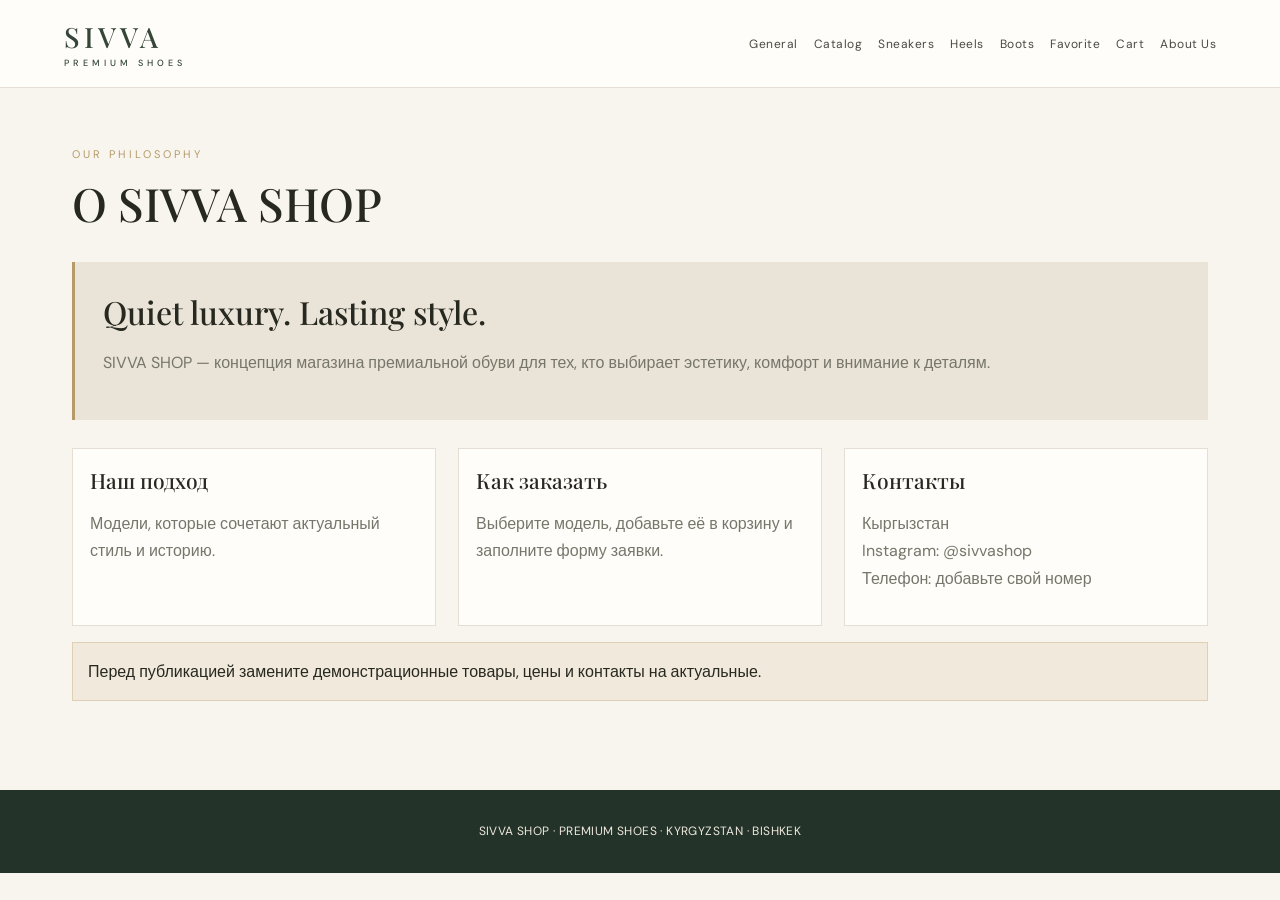
<file: about.html>
<!DOCTYPE html>
<html lang="ru">
<head>
  <meta charset="UTF-8">
  <meta name="viewport" content="width=device-width, initial-scale=1.0">
  <title> O магазине | SIVVA SHOP</title>
  <link rel="stylesheet" href="style.css">
</head>
<body data-page="about">

<header>
  <a class="logo" href="index.html">SIVVA<small>PREMIUM SHOES</small></a>
  <nav>
    <a href="index.html">General</a>
    <a href="catalog.html">Catalog</a>
    <a href="sneakers.html">Sneakers</a>
    <a href="heels.html">Heels</a>
    <a href="boots.html">Boots</a>
    <a href="favorites.html">Favorite</a>
    <a href="cart.html">Cart</a>
    <a href="about.html">About Us</a>
  </nav>
</header>

<section class="section">
  <p class="eyebrow">Our philosophy</p>
  <h1>О SIVVA SHOP</h1>

  <div class="banner">
    <h2>Quiet luxury. Lasting style.</h2>
    <p class="muted">
      SIVVA SHOP — концепция магазина премиальной обуви
      для тех, кто выбирает эстетику, комфорт и внимание к деталям.
    </p>
  </div>

  <div class="grid">
    <div class="product-card">
      <div class="product-info">
        <h3>Наш подход</h3>
        <p class="muted">
          Модели, которые сочетают актуальный стиль
          и историю.
        </p>
      </div>
    </div>

    <div class="product-card">
      <div class="product-info">
        <h3>Как заказать</h3>
        <p class="muted">
          Выберите модель, добавьте её в корзину
          и заполните форму заявки.
        </p>
      </div>
    </div>

    <div class="product-card">
      <div class="product-info">
        <h3>Контакты</h3>
        <p class="muted">
          Кыргызстан<br>
          Instagram: @sivvashop<br>
          Телефон: добавьте свой номер
        </p>
      </div>
    </div>
  </div>

  <p class="notice">
    Перед публикацией замените демонстрационные товары,
    цены и контакты на актуальные.
  </p>
</section>

<footer>SIVVA SHOP · PREMIUM SHOES · KYRGYZSTAN · BISHKEK</footer>
<script src="script.js"></script>
</body>
</html>
</file>
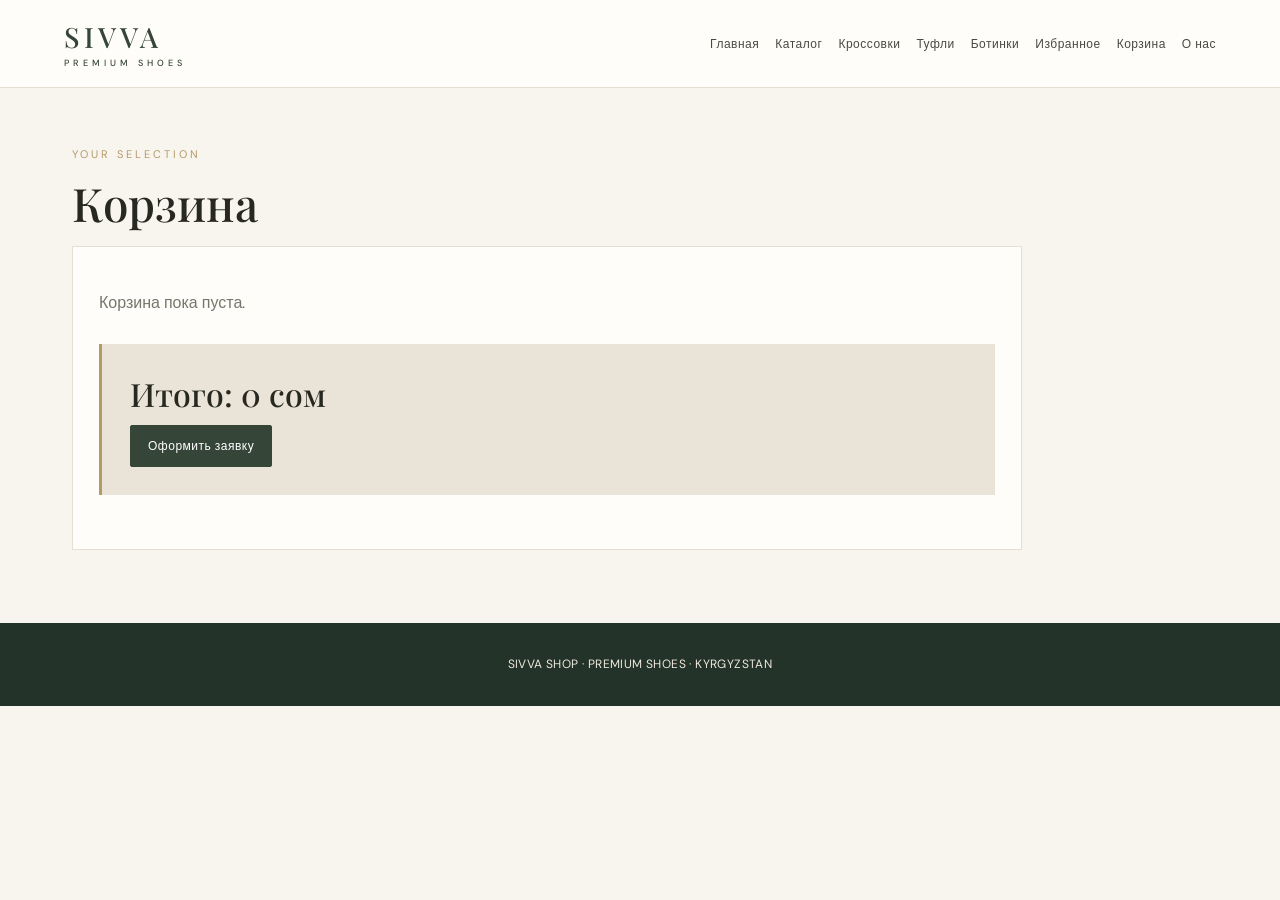
<file: cart.html>
<!DOCTYPE html>
<html lang="ru">
<head>
  <meta charset="UTF-8">
  <meta name="viewport" content="width=device-width, initial-scale=1.0">
  <title>Корзина | SIVVA SHOP</title>
  <link rel="stylesheet" href="style.css">
</head>
<body data-page="cart">

<header>
  <a class="logo" href="index.html">SIVVA<small>PREMIUM SHOES</small></a>
  <nav>
    <a href="index.html">Главная</a>
    <a href="catalog.html">Каталог</a>
    <a href="sneakers.html">Кроссовки</a>
    <a href="heels.html">Туфли</a>
    <a href="boots.html">Ботинки</a>
    <a href="favorites.html">Избранное</a>
    <a href="cart.html">Корзина</a>
    <a href="about.html">О нас</a>
  </nav>
</header>

<section class="section">
  <p class="eyebrow">Your selection</p>
  <h1>Корзина</h1>

  <div class="form-box" style="max-width: 950px;">
    <div id="cartItems"></div>

    <div class="banner">
      <h2>Итого: <span id="cartTotal">0 сом</span></h2>
      <a class="button" href="order.html">Оформить заявку</a>
    </div>
  </div>
</section>

<footer>SIVVA SHOP · PREMIUM SHOES · KYRGYZSTAN</footer>
<script src="script.js"></script>
</body>
</html>
</file>
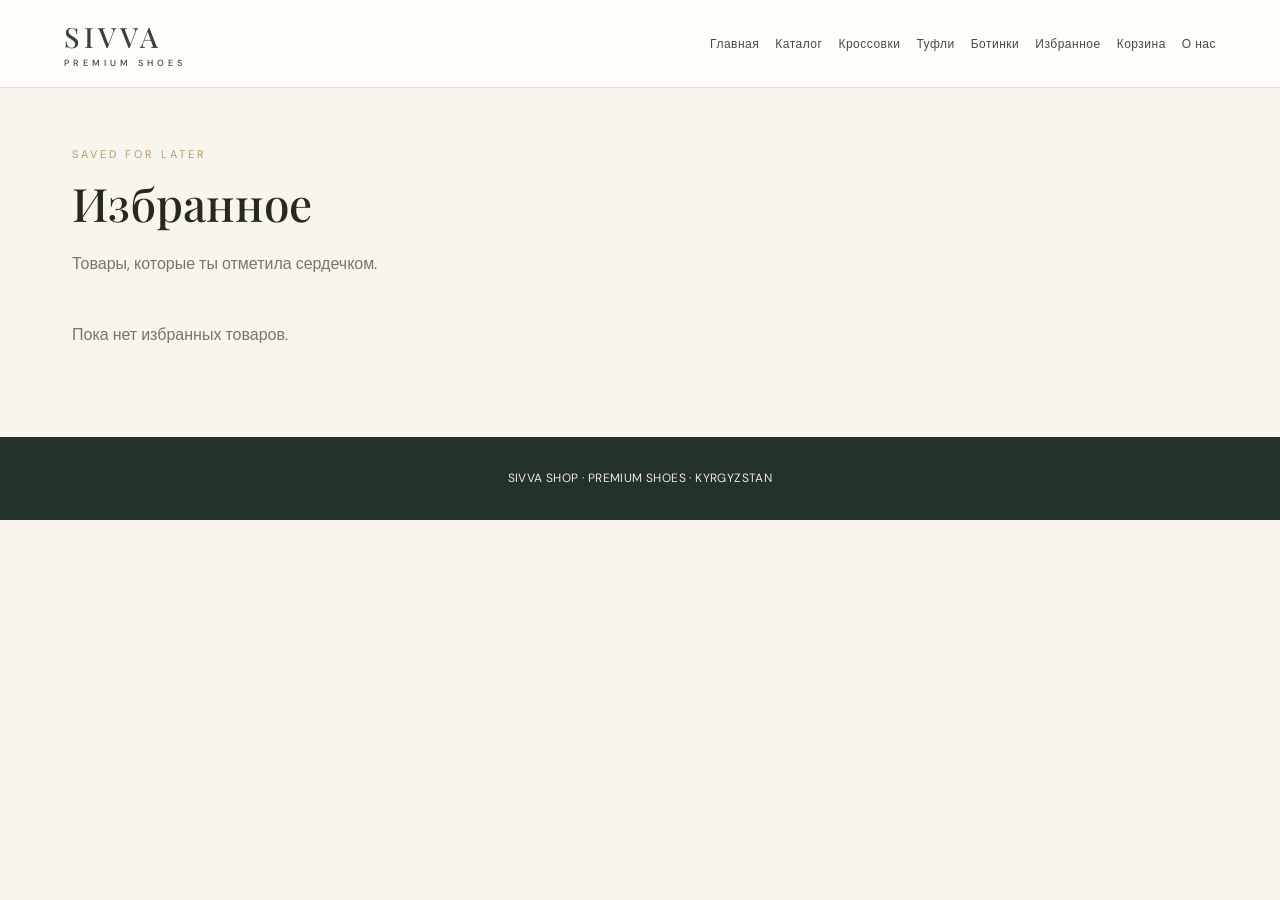
<file: favorites.html>
<!DOCTYPE html>
<html lang="ru">
<head>
  <meta charset="UTF-8">
  <meta name="viewport" content="width=device-width, initial-scale=1.0">
  <title>Избранное | SIVVA SHOP</title>
  <link rel="stylesheet" href="style.css">
</head>
<body data-page="favorites">

<header>
  <a class="logo" href="index.html">SIVVA<small>PREMIUM SHOES</small></a>
  <nav>
    <a href="index.html">Главная</a>
    <a href="catalog.html">Каталог</a>
    <a href="sneakers.html">Кроссовки</a>
    <a href="heels.html">Туфли</a>
    <a href="boots.html">Ботинки</a>
    <a href="favorites.html">Избранное</a>
    <a href="cart.html">Корзина</a>
    <a href="about.html">О нас</a>
  </nav>
</header>

<section class="section">
  <p class="eyebrow">Saved for later</p>
  <h1>Избранное</h1>
  <p class="muted section-intro">
    Товары, которые ты отметила сердечком.
  </p>
  <div id="productList" class="grid"></div>
</section>

<footer>SIVVA SHOP · PREMIUM SHOES · KYRGYZSTAN</footer>
<script src="script.js"></script>
</body>
</html>
</file>
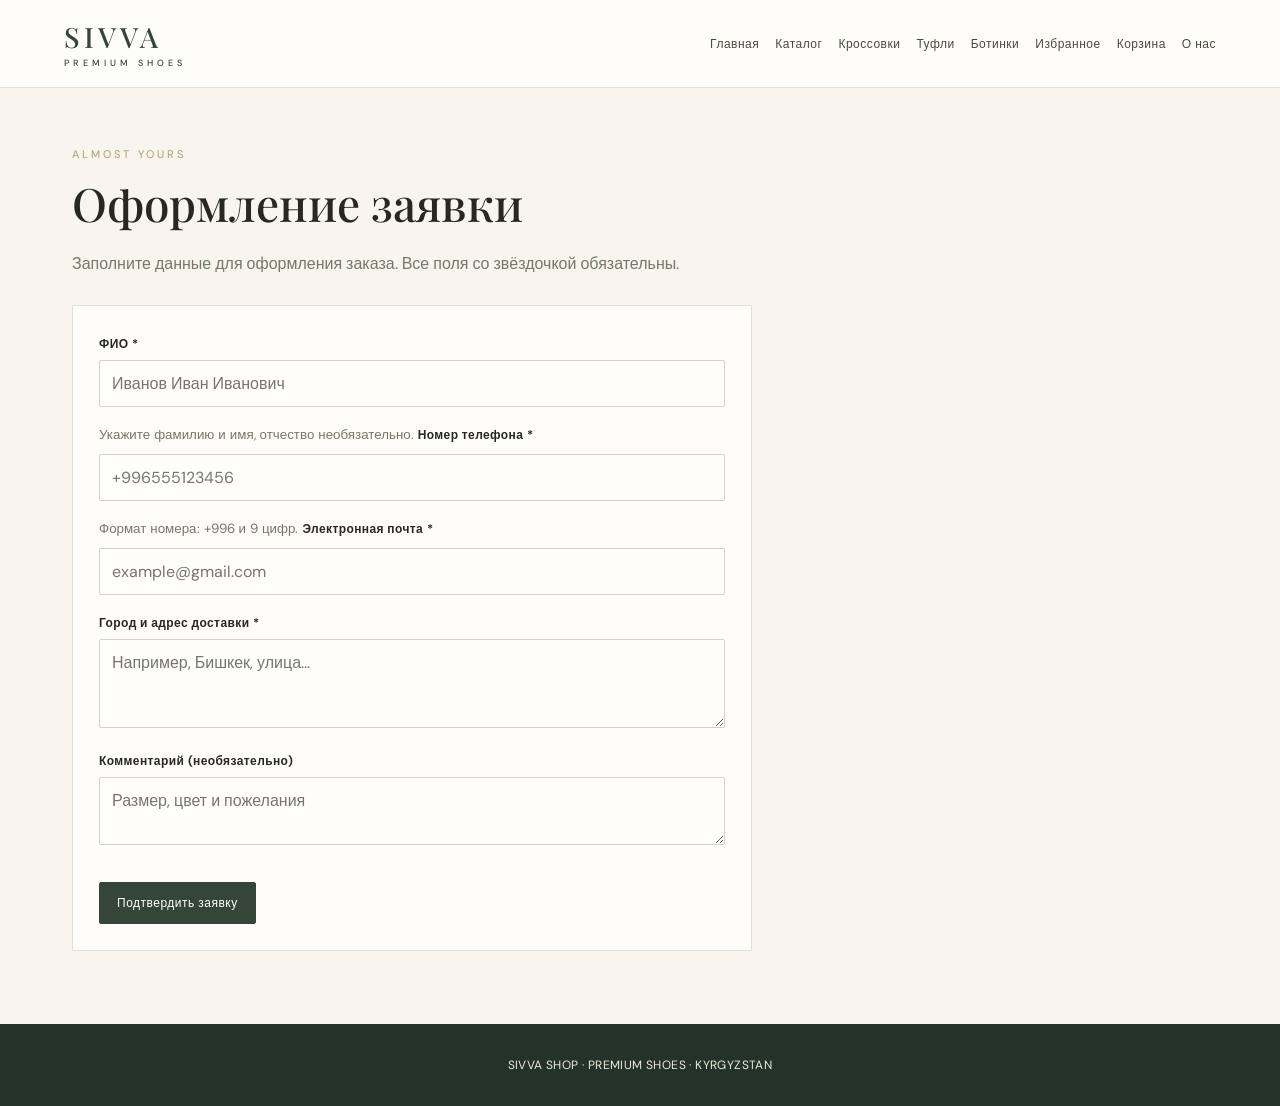
<file: order.html>
<!DOCTYPE html>
<html lang="ru">
<head>
  <meta charset="UTF-8">
  <meta name="viewport" content="width=device-width, initial-scale=1.0">
  <title>Оформление заявки | SIVVA SHOP</title>
  <link rel="stylesheet" href="style.css">
</head>

<body data-page="order">

<header>
  <a class="logo" href="index.html">
    SIVVA
    <small>PREMIUM SHOES</small>
  </a>

  <nav>
    <a href="index.html">Главная</a>
    <a href="catalog.html">Каталог</a>
    <a href="sneakers.html">Кроссовки</a>
    <a href="heels.html">Туфли</a>
    <a href="boots.html">Ботинки</a>
    <a href="favorites.html">Избранное</a>
    <a href="cart.html">Корзина</a>
    <a href="about.html">О нас</a>
  </nav>
</header>

<section class="section">

  <p class="eyebrow">Almost yours</p>

  <h1>Оформление заявки</h1>

  <p class="muted section-intro">
    Заполните данные для оформления заказа.
    Все поля со звёздочкой обязательны.
  </p>

  <form id="orderForm" class="form-box">

    <!-- ФИО -->
    <label for="customerName">ФИО *</label>
    <input
      id="customerName"
      name="name"
      type="text"
      placeholder="Иванов Иван Иванович"
      autocomplete="name"
      required
    >

    <small class="muted">
      Укажите фамилию и имя, отчество необязательно.
    </small>

    <!-- Телефон -->
    <label for="customerPhone">Номер телефона *</label>
    <input
      id="customerPhone"
      name="phone"
      type="tel"
      placeholder="+996555123456"
      autocomplete="tel"
      required
    >

    <small class="muted">
      Формат номера: +996 и 9 цифр.
    </small>

    <!-- Электронная почта -->
    <label for="customerEmail">Электронная почта *</label>
    <input
      id="customerEmail"
      name="email"
      type="email"
      placeholder="example@gmail.com"
      autocomplete="email"
      required
    >

    <!-- Адрес доставки -->
    <label for="customerAddress">
      Город и адрес доставки *
    </label>

    <textarea
      id="customerAddress"
      name="address"
      rows="3"
      placeholder="Например, Бишкек, улица..."
      autocomplete="street-address"
      required
    ></textarea>

    <!-- Комментарий -->
    <label for="customerComment">
      Комментарий (необязательно)
    </label>

    <textarea
      id="customerComment"
      name="comment"
      rows="2"
      placeholder="Размер, цвет и пожелания"
    ></textarea>

    <!-- Сообщение об ошибке или результате -->
    <p
      id="orderMessage"
      class="muted"
      role="status"
      aria-live="polite"
    ></p>

    <button type="submit">
      Подтвердить заявку
    </button>

  </form>
</section>

<footer>
  SIVVA SHOP · PREMIUM SHOES · KYRGYZSTAN
</footer>

<script src="script.js"></script>

</body>
</html>
</file>
<file: style.css>
@import url('https://fonts.googleapis.com/css2?family=DM+Sans:wght@400;500;600;700&family=Playfair+Display:wght@400;500;600;700&display=swap');

:root {
  --cream: #f8f5ef;
  --white: #fffdf9;
  --beige: #e8dece;
  --olive: #354638;
  --dark-green: #243329;
  --gold: #b59a68;
  --text: #272820;
  --muted: #77766b;
  --line: #e5ded2;
}

* {
  box-sizing: border-box;
}

body {
  margin: 0;
  background: var(--cream);
  color: var(--text);
  font-family: 'DM Sans', Arial, sans-serif;
}

h1, h2, h3, .logo {
  font-family: 'Playfair Display', Georgia, serif;
  font-weight: 500;
}

a {
  color: inherit;
}

header {
  background: var(--white);
  border-bottom: 1px solid var(--line);
  padding: 18px 5%;
  display: flex;
  align-items: center;
  justify-content: space-between;
  gap: 20px;
  flex-wrap: wrap;
}

.logo {
  text-decoration: none;
  font-size: 28px;
  letter-spacing: 4px;
  color: var(--olive);
}

.logo small {
  display: block;
  font-family: 'DM Sans', Arial, sans-serif;
  font-size: 9px;
  letter-spacing: 4px;
  text-align: center;
  margin-top: 2px;
}

nav {
  display: flex;
  gap: 16px;
  flex-wrap: wrap;
}

nav a {
  text-decoration: none;
  color: #494a40;
  font-size: 12px;
  letter-spacing: .5px;
}

nav a:hover {
  color: var(--gold);
}

.hero {
  min-height: 440px;
  padding: 75px 8%;
  display: flex;
  align-items: center;
  background:
    linear-gradient(100deg, rgba(36,51,41,.94), rgba(53,70,56,.78)),
    url('images/hero.jpg') center/cover;
  color: white;
}

.hero-content {
  max-width: 650px;
}

.eyebrow {
  text-transform: uppercase;
  letter-spacing: 3px;
  font-size: 11px;
  color: #b59a68;
}

.hero h1 {
  font-size: clamp(42px, 6vw, 72px);
  line-height: 1.06;
  margin: 15px 0;
}

.hero p {
  max-width: 520px;
  color: #e8e5db;
  line-height: 1.8;
}

.button, button {
  display: inline-block;
  background: var(--olive);
  color: white;
  border: 1px solid var(--olive);
  border-radius: 2px;
  padding: 12px 17px;
  cursor: pointer;
  text-decoration: none;
  font: 500 12px 'DM Sans', Arial, sans-serif;
  letter-spacing: .5px;
}

.button:hover, button:hover {
  background: var(--dark-green);
}

.button-light, .secondary {
  background: transparent;
  color: var(--olive);
  border-color: var(--olive);
}

.button-light:hover, .secondary:hover {
  background: var(--beige);
}

.section {
  max-width: 1180px;
  margin: auto;
  padding: 48px 22px;
}

.section h1 {
  font-size: clamp(32px, 4vw, 46px);
  margin: 0 0 12px;
}

.section h2 {
  font-size: 32px;
  margin: 0 0 10px;
}

.muted {
  color: var(--muted);
  line-height: 1.7;
}

.section-intro {
  max-width: 650px;
  margin-bottom: 28px;
}

.grid {
  display: grid;
  grid-template-columns: repeat(
    auto-fit, minmax(230px, 1fr)
  );
  gap: 22px;
}

.product-card {
  background: var(--white);
  border: 1px solid var(--line);
}

.product-card img {
  display: block;
  width: 100%;
  height: 260px;
  object-fit: cover;
  background: var(--beige);
}

.product-info {
  padding: 17px;
}

.product-info h3 {
  font-size: 21px;
  margin: 0 0 8px;
}

.price {
  font-size: 16px;
  font-weight: 700;
  color: var(--olive);
  margin: 12px 0 16px;
}

.product-info button {
  margin: 0 5px 6px 0;
}

.product-info p a {
  font-size: 12px;
  text-underline-offset: 4px;
}

.banner {
  background: #eae3d7;
  padding: 28px;
  margin: 28px 0;
  border-left: 3px solid var(--gold);
}

.form-box {
  max-width: 680px;
  background: var(--white);
  padding: 26px;
  border: 1px solid var(--line);
}

input, textarea, select {
  width: 100%;
  padding: 12px;
  border: 1px solid #d8d0c3;
  border-radius: 2px;
  margin: 7px 0 16px;
  font: inherit;
  background: #fffefa;
}

label {
  font-size: 12px;
  letter-spacing: .4px;
  font-weight: 700;
}

.cart-row {
  display: flex;
  align-items: center;
  justify-content: space-between;
  gap: 15px;
  padding: 16px 0;
  border-bottom: 1px solid var(--line);
  flex-wrap: wrap;
}

.notice {
  padding: 15px;
  background: #f1eadc;
  border: 1px solid #dfd0b5;
  line-height: 1.7;
}

footer {
  background: var(--dark-green);
  color: #eee8dc;
  padding: 30px 5%;
  text-align: center;
  line-height: 1.9;
  font-size: 12px;
  letter-spacing: .4px;
  margin-top: 25px;
}

@media (max-width: 700px) {
  header {
    align-items: flex-start;
  }

  nav {
    gap: 11px;
  }

  .hero {
    padding: 55px 23px;
    min-height: 390px;
  }

  .product-card img {
    height: 230px;
  }
}
</file>
